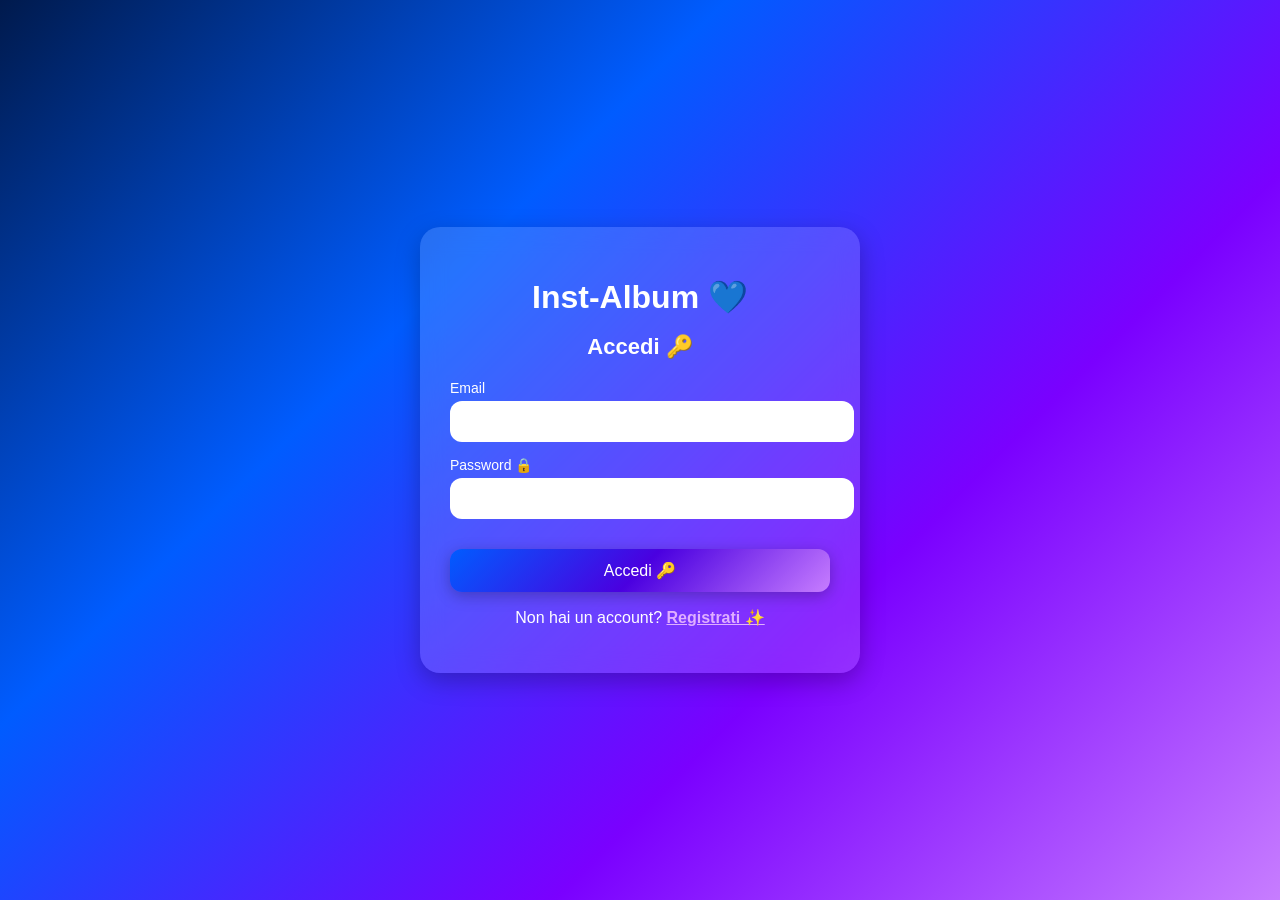
<file: index.html>
<!DOCTYPE html>
<html lang="it">
<head>
  <meta charset="UTF-8" />
  <title>Inst-Album 💙</title>
  <meta name="viewport" content="width=device-width, initial-scale=1.0" />
<link rel="icon" 
<link rel="manifest" href="/manifest.json">

  <script type="module">
    window.location.href = "./login.html";
  </script>
</head>

<body>
  <p style="text-align:center; margin-top:40px; font-size:18px;">
    Caricamento…
  </p>
</body>
</html>
</file>
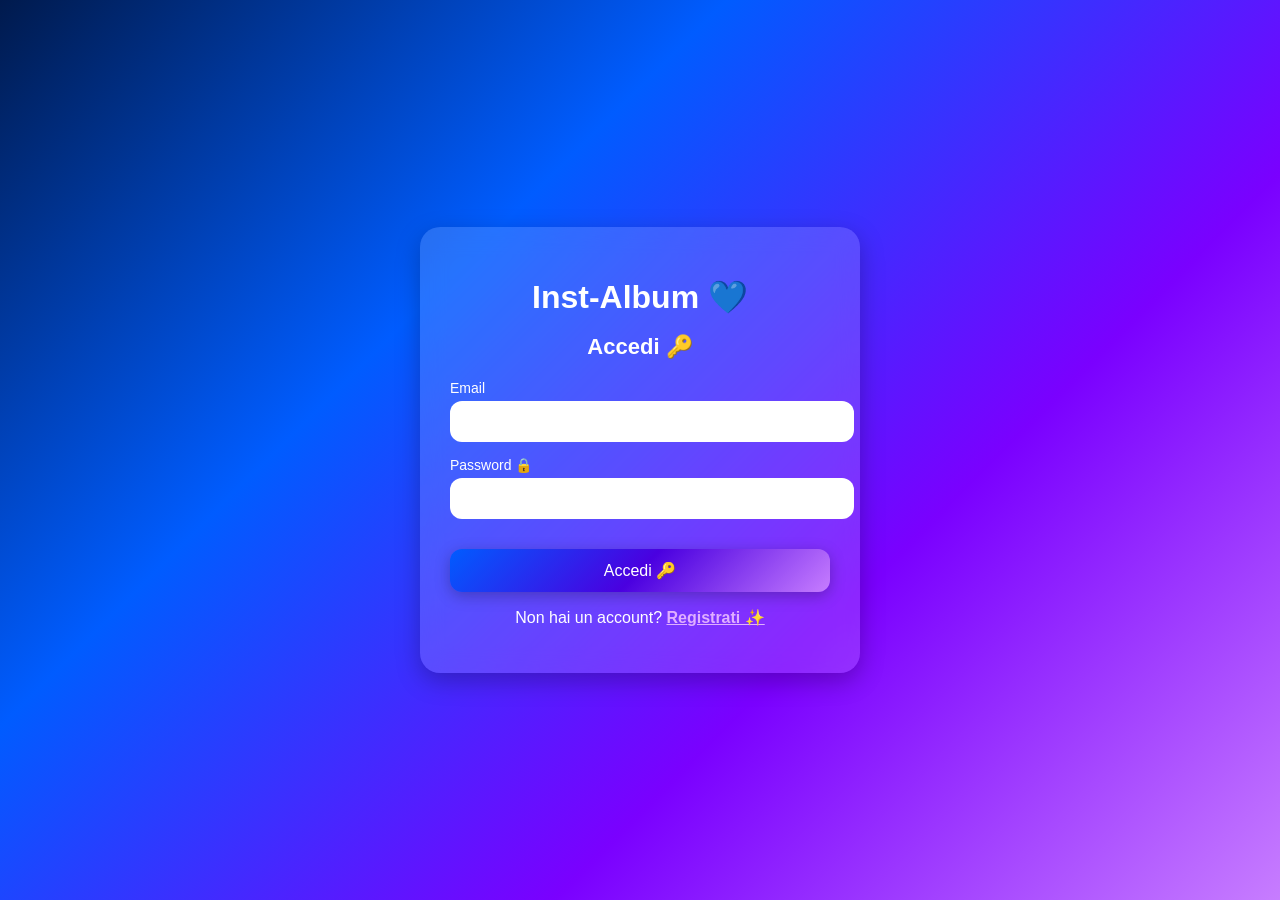
<file: login.html>
<!DOCTYPE html>
<html lang="it">
<head>
  <meta charset="UTF-8" />
  <title>Inst-Album 💙 – Accedi</title>
  <meta name="viewport" content="width=device-width, initial-scale=1.0" />
  <link rel="stylesheet" href="./style.css" />
  <link rel="icon" 
<link rel="manifest" href="/manifest.json">

</head>

<body class="auth-body">
  <div class="auth-container">
    <h1 class="app-title">Inst-Album 💙</h1>
    <h2 class="auth-title">Accedi 🔑</h2>

    <form id="login-form" class="auth-form">
      <label>Email
        <input type="email" id="login-email" required />
      </label>

      <label>Password 🔒
        <input type="password" id="login-password" required />
      </label>

      <button type="submit" class="auth-button">Accedi 🔑</button>
    </form>

    <p class="auth-switch">
      Non hai un account?
      <a href="./signup.html">Registrati ✨</a>
    </p>
  </div>

  <!-- IMPORTANTE: prima supabaseClient.js -->
  <script type="module" src="./supabaseClient.js"></script>

  <!-- LOGIN: usa auth2.js come nel tuo progetto -->
  <script type="module">
    import { signInWithEmail } from './auth2.js';

    document.getElementById('login-form').addEventListener('submit', async (e) => {
      e.preventDefault();

      const email = document.getElementById('login-email').value.trim();
      const password = document.getElementById('login-password').value.trim();

      await signInWithEmail(email, password);
    });
  </script>
</body>
</html>
</file>
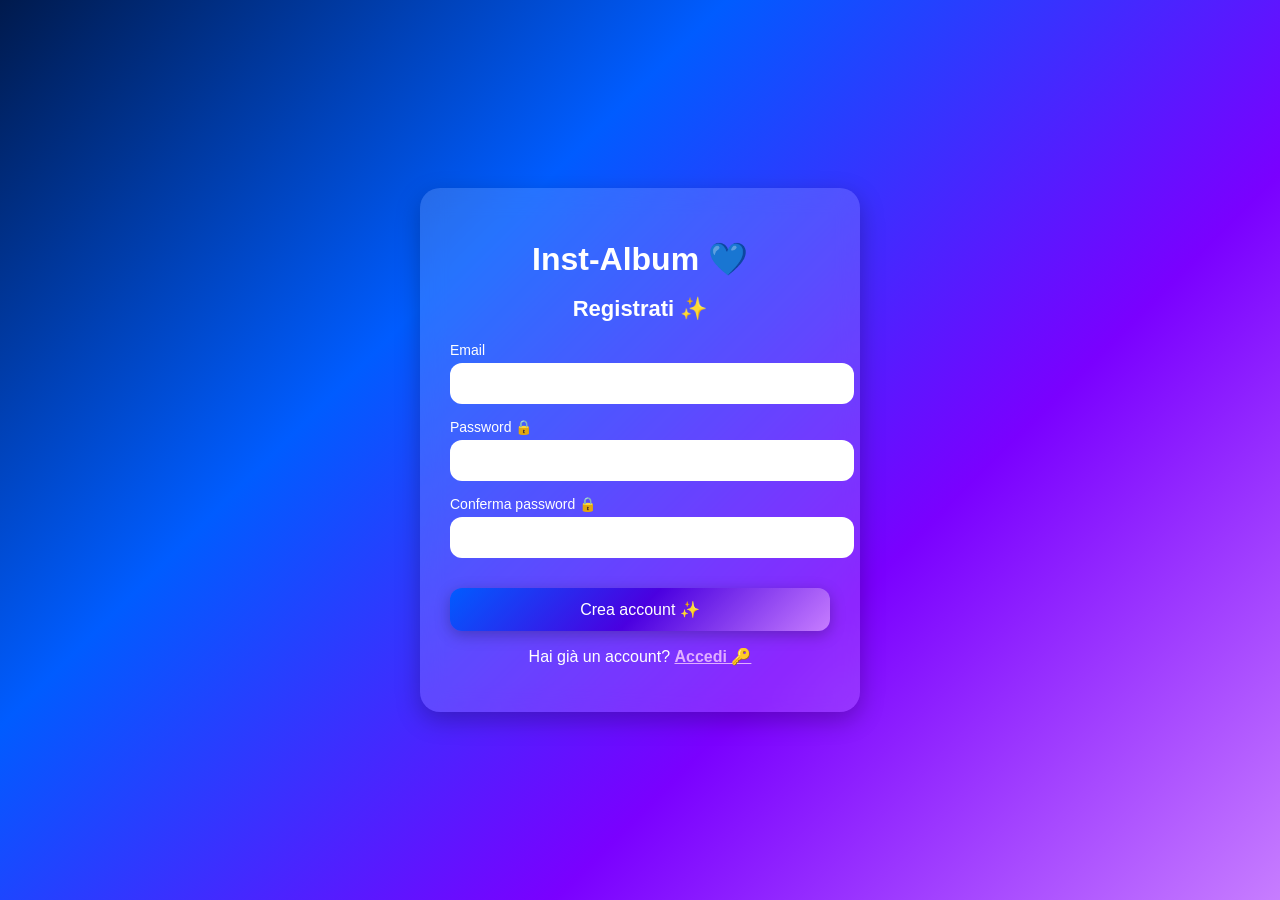
<file: signup.html>
<!DOCTYPE html>
<html lang="it">
<head>
  <meta charset="UTF-8" />
  <title>Inst-Album 💙 – Registrati</title>
  <meta name="viewport" content="width=device-width, initial-scale=1.0" />
  <link rel="stylesheet" href="./style.css" />
  <link rel="icon"
<link rel="manifest" href="/manifest.json">

</head>

<body class="auth-body">
  <div class="auth-container">
    <h1 class="app-title">Inst-Album 💙</h1>
    <h2 class="auth-title">Registrati ✨</h2>

    <form id="signup-form" class="auth-form">
      <label>Email
        <input type="email" id="signup-email" required />
      </label>

      <label>Password 🔒
        <input type="password" id="signup-password" required />
      </label>

      <label>Conferma password 🔒
        <input type="password" id="signup-password-confirm" required />
      </label>

      <button type="submit" class="auth-button">Crea account ✨</button>
    </form>

    <p class="auth-switch">
      Hai già un account?
      <a href="./login.html">Accedi 🔑</a>
    </p>
  </div>

  <!-- IMPORTANTE: prima supabaseClient.js -->
  <script type="module" src="./supabaseClient.js"></script>

  <!-- Poi la logica di registrazione -->
  <script type="module">
    import { signUpWithEmail } from './auth2.js';

    document.getElementById('signup-form').addEventListener('submit', async (e) => {
      e.preventDefault();

      const email = document.getElementById('signup-email').value.trim();
      const password = document.getElementById('signup-password').value.trim();
      const confirm = document.getElementById('signup-password-confirm').value.trim();

      if (password !== confirm) {
        alert('Le password non coincidono.');
        return;
      }

      await signUpWithEmail(email, password);
    });
  </script>
</body>
</html>
</file>
<file: style.css>
/* ===========================
   SFONDO GENERALE
=========================== */
body {
  margin: 0;
  padding: 0;
  font-family: "Poppins", sans-serif;
  background: linear-gradient(135deg, #001A4D, #005CFF, #7A00FF, #C77DFF);
  background-attachment: fixed;
  color: white;
}

/* BODY PROFILO FIX */
.profile-body {
  position: relative;
  min-height: 100vh;
  overflow-x: hidden;
  z-index: 1;
}

/* ===========================
   LOGIN / SIGNUP
=========================== */
.auth-body {
  display: flex;
  justify-content: center;
  align-items: center;
  min-height: 100vh;
}

.auth-container {
  width: 90%;
  max-width: 380px;
  padding: 30px;
  background: rgba(255, 255, 255, 0.15);
  backdrop-filter: blur(12px);
  border-radius: 20px;
  box-shadow: 0 8px 25px rgba(0,0,0,0.25);
  text-align: center;
}

.app-title {
  font-size: 32px;
  font-weight: 700;
  margin-bottom: 10px;
}

.auth-title {
  font-size: 22px;
  margin-bottom: 20px;
}

.auth-form label {
  display: block;
  text-align: left;
  margin-bottom: 15px;
  font-size: 14px;
}

.auth-form input {
  width: 100%;
  padding: 12px;
  border-radius: 12px;
  border: none;
  margin-top: 5px;
  font-size: 15px;
}

.auth-button {
  width: 100%;
  padding: 12px;
  margin-top: 15px;
  border: none;
  border-radius: 12px;
  background: linear-gradient(135deg, #005CFF, #4A00E0, #C77DFF);
  color: white;
  font-size: 16px;
  cursor: pointer;
  box-shadow: 0 4px 15px rgba(0,0,0,0.25);
  transition: 0.2s;
}

.auth-button:hover {
  transform: scale(1.03);
}

.auth-switch a {
  color: #E0AFFF;
  font-weight: 600;
}

/* ===========================
   HEADER PROFILO
=========================== */
.profile-header {
  display: flex;
  justify-content: space-between;
  padding: 20px;
}

.profile-title {
  font-size: 26px;
  font-weight: 700;
}

/* MENU FIX */
.menu-container {
  position: relative;
  z-index: 1500;
}

.menu-button {
  background: rgba(0,0,0,0.4);
  border: none;
  color: white;
  font-size: 22px;
  padding: 8px 12px;
  border-radius: 8px;
  cursor: pointer;
}

/* ===========================
   FOTO PROFILO + BIO
=========================== */
.profile-pic {
  width: 140px;
  height: 140px;
  border-radius: 50%;
  object-fit: cover;
  margin: 20px auto;
  display: block;
  border: 4px solid rgba(255,255,255,0.6);
  box-shadow: 0 0 20px rgba(255,255,255,0.4);
}

.change-pic-btn,
.save-bio-btn {
  width: 90%;
  display: block;
  margin: 10px auto;
  padding: 12px;
  border-radius: 12px;
  border: none;
  background: linear-gradient(135deg, #005CFF, #4A00E0, #C77DFF);
  color: white;
  font-size: 15px;
  cursor: pointer;
  box-shadow: 0 4px 15px rgba(0,0,0,0.25);
}

.bio-input {
  width: 90%;
  display: block;
  margin: 10px auto;
  padding: 15px;
  border-radius: 15px;
  border: none;
  font-size: 15px;
  background: rgba(255,255,255,0.2);
  color: white;
}

/* ===========================
   HIGHLIGHTS
=========================== */
.highlights-section {
  margin-top: 30px;
}

.highlights-title {
  font-size: 18px;
  font-weight: 600;
  margin-bottom: 10px;
  color: #fff;
}

.highlights-row {
  display: flex;
  gap: 14px;
  overflow-x: auto;
  padding-bottom: 8px;
}

.highlight-item {
  display: flex;
  flex-direction: column;
  align-items: center;
  gap: 6px;
  min-width: 90px;
}

.highlight-circle {
  width: 90px;
  height: 90px;
  border-radius: 50%;
  border: 3px solid rgba(255,255,255,0.6);
  display: flex;
  align-items: center;
  justify-content: center;
  background: linear-gradient(135deg, #4A00E0, #7A00FF, #E0AFFF);
  overflow: hidden;
  color: white;
  font-size: 32px;
  cursor: pointer;
  box-shadow: 0 4px 15px rgba(0,0,0,0.35);
}

.highlight-circle img {
  width: 100%;
  height: 100%;
  object-fit: cover;
}

.highlight-label {
  font-size: 12px;
  text-align: center;
  max-width: 90px;
  color: #fff;
}

/* ===========================
   RICORDI GRID
=========================== */
.ricordi-grid {
  display: grid;
  grid-template-columns: repeat(3, 1fr);
  gap: 8px;
  margin-top: 15px;
  padding: 0 10px;
}

.ricordo-card-grid {
  width: 100%;
  aspect-ratio: 1 / 1;
  overflow: hidden;
  border-radius: 14px;
  cursor: pointer;
  border: 2px solid rgba(255,255,255,0.25);
  box-shadow: 0 4px 15px rgba(0,0,0,0.35);
}

.ricordo-cover-grid {
  width: 100%;
  height: 100%;
  object-fit: cover;
}

/* ===========================
   PULSANTE FLOTANTE
=========================== */
.floating-add-btn {
  position: fixed;
  bottom: 20px;
  right: 20px;
  width: 60px;
  height: 60px;
  border-radius: 50%;
  background: linear-gradient(135deg, #005CFF, #7A00FF, #C77DFF);
  color: #fff;
  font-size: 32px;
  border: none;
  cursor: pointer;
  box-shadow: 0 4px 20px rgba(0,0,0,0.45);
  display: flex;
  align-items: center;
  justify-content: center;
}

/* ===========================
   MODALI
=========================== */
.modal {
  position: fixed;
  inset: 0;
  display: flex;
  justify-content: center;
  align-items: center;
  z-index: 800;
}

.hidden {
  display: none !important;
}

.modal-backdrop {
  position: absolute;
  inset: 0;
  background: rgba(0,0,0,0.6);
  z-index: 900;
}

.ricordo-modal-content {
  position: relative;
  max-width: 420px;
  width: 90%;
  max-height: 90%;
  background: rgba(255,255,255,0.12);
  backdrop-filter: blur(12px);
  border-radius: 20px;
  padding: 20px;
  z-index: 1000;
  display: flex;
  flex-direction: column;
  gap: 12px;
  color: #fff;
  box-shadow: 0 8px 25px rgba(0,0,0,0.35);
}

.modal-close {
  position: absolute;
  top: 10px;
  right: 10px;
  background: rgba(0,0,0,0.5);
  border: none;
  color: #fff;
  border-radius: 50%;
  width: 30px;
  height: 30px;
  cursor: pointer;
}

.modal-label {
  font-size: 14px;
  margin-top: 6px;
}

.modal-textarea,
.modal-input {
  width: 100%;
  border-radius: 10px;
  border: none;
  padding: 10px;
  background: rgba(255,255,255,0.08);
  color: #fff;
}

.modal-primary-btn {
  margin-top: 10px;
  padding: 12px 16px;
  border-radius: 999px;
  border: none;
  background: linear-gradient(135deg, #005CFF, #4A00E0, #C77DFF);
  color: #fff;
  font-weight: 600;
  cursor: pointer;
  box-shadow: 0 4px 15px rgba(0,0,0,0.35);
}

.ricordo-modal-caption {
  font-size: 14px;
}

.ricordo-modal-date {
  font-size: 12px;
  opacity: 0.7;
}

/* ===========================
   CAROUSEL ORIZZONTALE (CORRETTO)
=========================== */
#ricordoModalCarousel,
#highlightModalCarousel {
  width: 100%;
  display: flex !important;
  flex-direction: row !important;
  overflow-x: auto !important;
  overflow-y: hidden !important;
  gap: 10px !important;
  scroll-snap-type: x mandatory;
  padding-bottom: 6px;
}

.carousel-image {
  flex: 0 0 auto !important;
  height: 260px;
  width: auto !important;
  border-radius: 12px;
  object-fit: cover;
  scroll-snap-align: center;
}

/* MENU */
.dropdown-menu {
  position: absolute;
  right: 20px;
  top: 60px;
  background: rgba(0,0,0,0.4);
  padding: 10px;
  border-radius: 10px;
  z-index: 1200;
}
</file>
